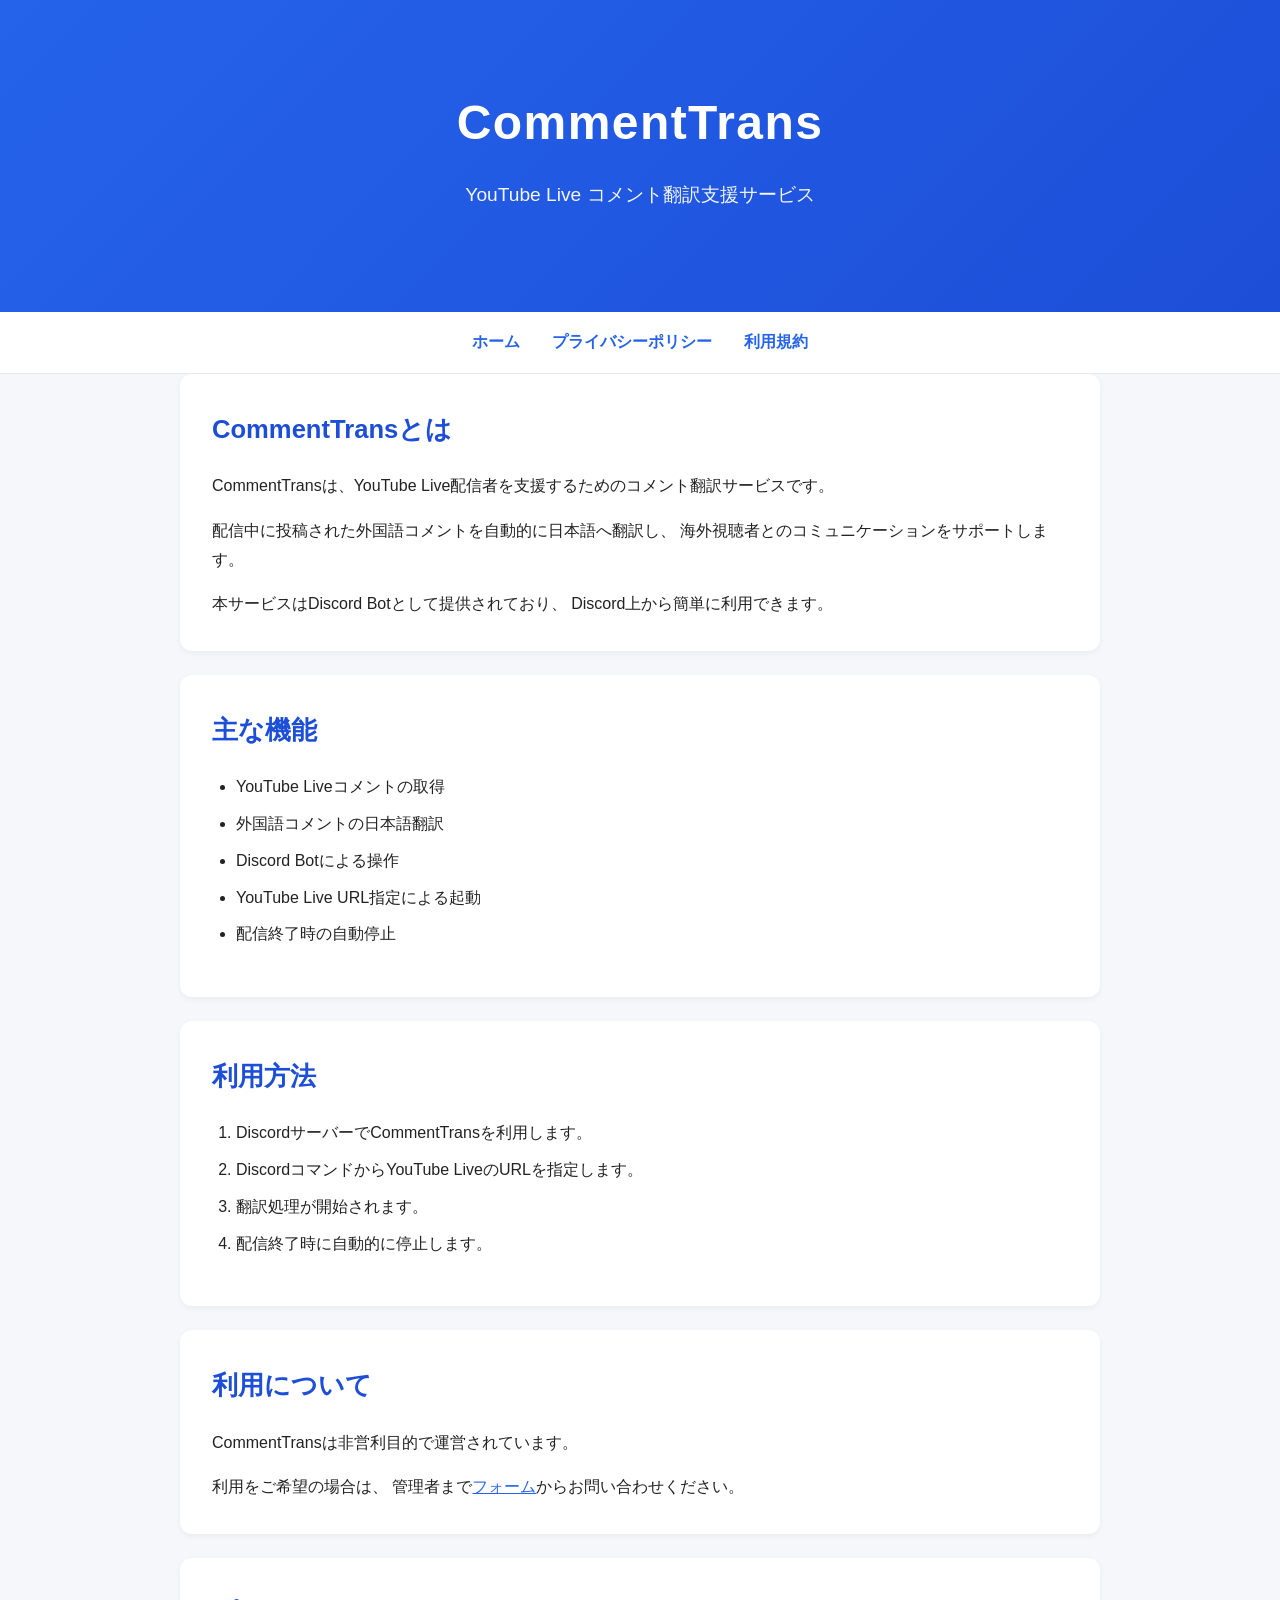
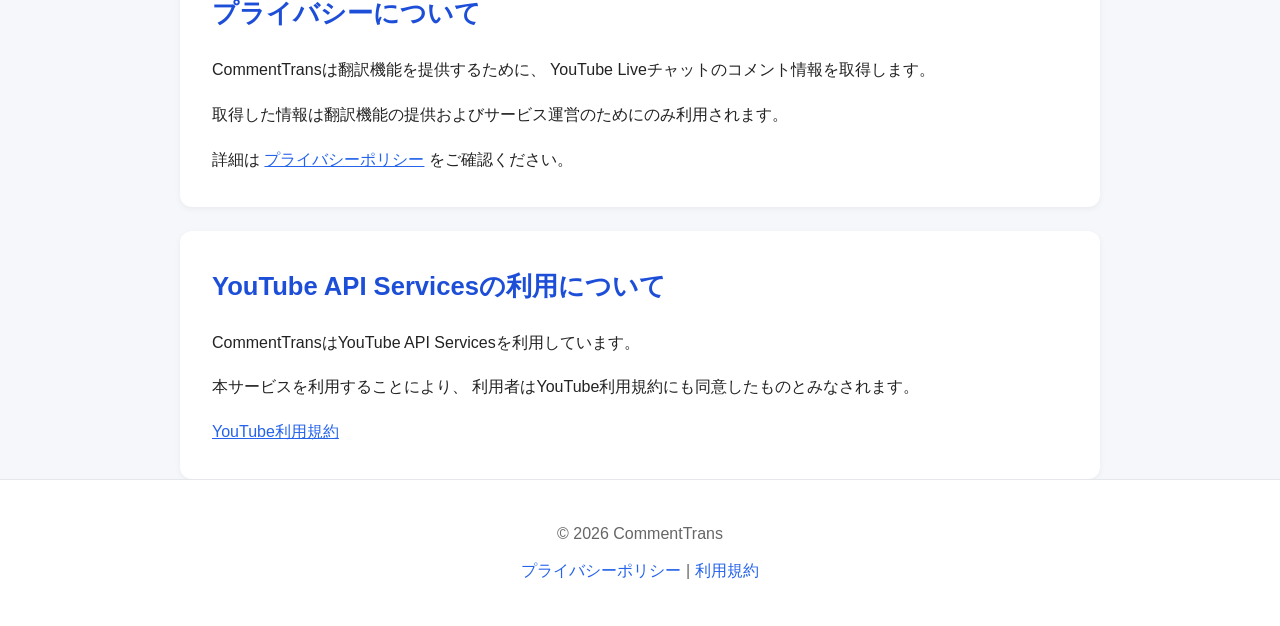
<file: index.html>
<!DOCTYPE html>
<html lang="ja">
<head>
    <meta charset="UTF-8">
    <meta name="viewport" content="width=device-width, initial-scale=1.0">

    <title>CommentTrans | YouTube Live コメント翻訳支援サービス</title>

    <meta name="description"
          content="CommentTransはYouTube Live配信中の外国語コメントを日本語へ翻訳する非営利サービスです。Discord Botを通じて利用できます。">

    <meta name="keywords"
          content="YouTube Live, コメント翻訳, Discord Bot, 配信支援, CommentTrans">

    <meta name="author"
          content="CommentTrans">

    <meta name="robots"
          content="index,follow">

    <link rel="canonical"
          href="https://YOUR_GITHUB_PAGES_URL/">

    <!-- Open Graph -->
    <meta property="og:type" content="website">
    <meta property="og:site_name" content="CommentTrans">
    <meta property="og:title" content="CommentTrans">
    <meta property="og:description"
          content="YouTube Liveの外国語コメントを日本語へ翻訳する非営利サービス">
    <meta property="og:url"
          content="https://text89.github.io/comment-trans/">
    <meta property="og:image"
          content="https://text89.github.io/comment-trans/og-image.png">

    <!-- Twitter Card -->
    <meta name="twitter:card" content="summary_large_image">
    <meta name="twitter:title" content="CommentTrans">
    <meta name="twitter:description"
          content="YouTube Liveの外国語コメントを日本語へ翻訳する非営利サービス">
    <meta name="twitter:image"
          content="https://text89.github.io/comment-trans/og-image.png">

    <link rel="icon" href="favicon.ico">
    <link rel="stylesheet" href="style.css">

    <script type="application/ld+json">
    {
        "@context":"https://schema.org",
        "@type":"SoftwareApplication",
        "name":"CommentTrans",
        "applicationCategory":"CommunicationApplication",
        "operatingSystem":"Web",
        "description":"YouTube Live配信中の外国語コメントを日本語へ翻訳するサービス",
        "url":"https://YOUR_GITHUB_PAGES_URL/"
    }
    </script>
</head>

<body>

<header class="hero">
    <div class="container">
        <h1>CommentTrans</h1>
        <p class="subtitle">
            YouTube Live コメント翻訳支援サービス
        </p>
    </div>
</header>

<nav>
    <div class="container">
        <a href="index.html">ホーム</a>
        <a href="privacy.html">プライバシーポリシー</a>
        <a href="terms.html">利用規約</a>
    </div>
</nav>

<main class="container">

    <section>
        <h2>CommentTransとは</h2>

        <p>
            CommentTransは、YouTube Live配信者を支援するためのコメント翻訳サービスです。
        </p>

        <p>
            配信中に投稿された外国語コメントを自動的に日本語へ翻訳し、
            海外視聴者とのコミュニケーションをサポートします。
        </p>

        <p>
            本サービスはDiscord Botとして提供されており、
            Discord上から簡単に利用できます。
        </p>
    </section>

    <section>
        <h2>主な機能</h2>

        <ul>
            <li>YouTube Liveコメントの取得</li>
            <li>外国語コメントの日本語翻訳</li>
            <li>Discord Botによる操作</li>
            <li>YouTube Live URL指定による起動</li>
            <li>配信終了時の自動停止</li>
        </ul>
    </section>

    <section>
        <h2>利用方法</h2>

        <ol>
            <li>DiscordサーバーでCommentTransを利用します。</li>
            <li>DiscordコマンドからYouTube LiveのURLを指定します。</li>
            <li>翻訳処理が開始されます。</li>
            <li>配信終了時に自動的に停止します。</li>
        </ol>
    </section>

    <section>
        <h2>利用について</h2>

        <p>
            CommentTransは非営利目的で運営されています。
        </p>

        <p>
            利用をご希望の場合は、
            管理者まで<a href="https://forms.gle/4VNZxiJAEoxdsnjQ9">フォーム</a>からお問い合わせください。
        </p>

    </section>

    <section>
        <h2>プライバシーについて</h2>

        <p>
            CommentTransは翻訳機能を提供するために、
            YouTube Liveチャットのコメント情報を取得します。
        </p>

        <p>
            取得した情報は翻訳機能の提供およびサービス運営のためにのみ利用されます。
        </p>

        <p>
            詳細は
            <a href="privacy.html">プライバシーポリシー</a>
            をご確認ください。
        </p>
    </section>

    <section>
        <h2>YouTube API Servicesの利用について</h2>

        <p>
            CommentTransはYouTube API Servicesを利用しています。
        </p>

        <p>
            本サービスを利用することにより、
            利用者はYouTube利用規約にも同意したものとみなされます。
        </p>

        <p>
            <a href="https://www.youtube.com/t/terms"
               target="_blank"
               rel="noopener noreferrer">
                YouTube利用規約
            </a>
        </p>
    </section>

</main>

<footer>
    <div class="container">
        <p>© 2026 CommentTrans</p>

        <p>
            <a href="privacy.html">プライバシーポリシー</a>
            |
            <a href="terms.html">利用規約</a>
        </p>
    </div>
</footer>

</body>
</html>
</file>
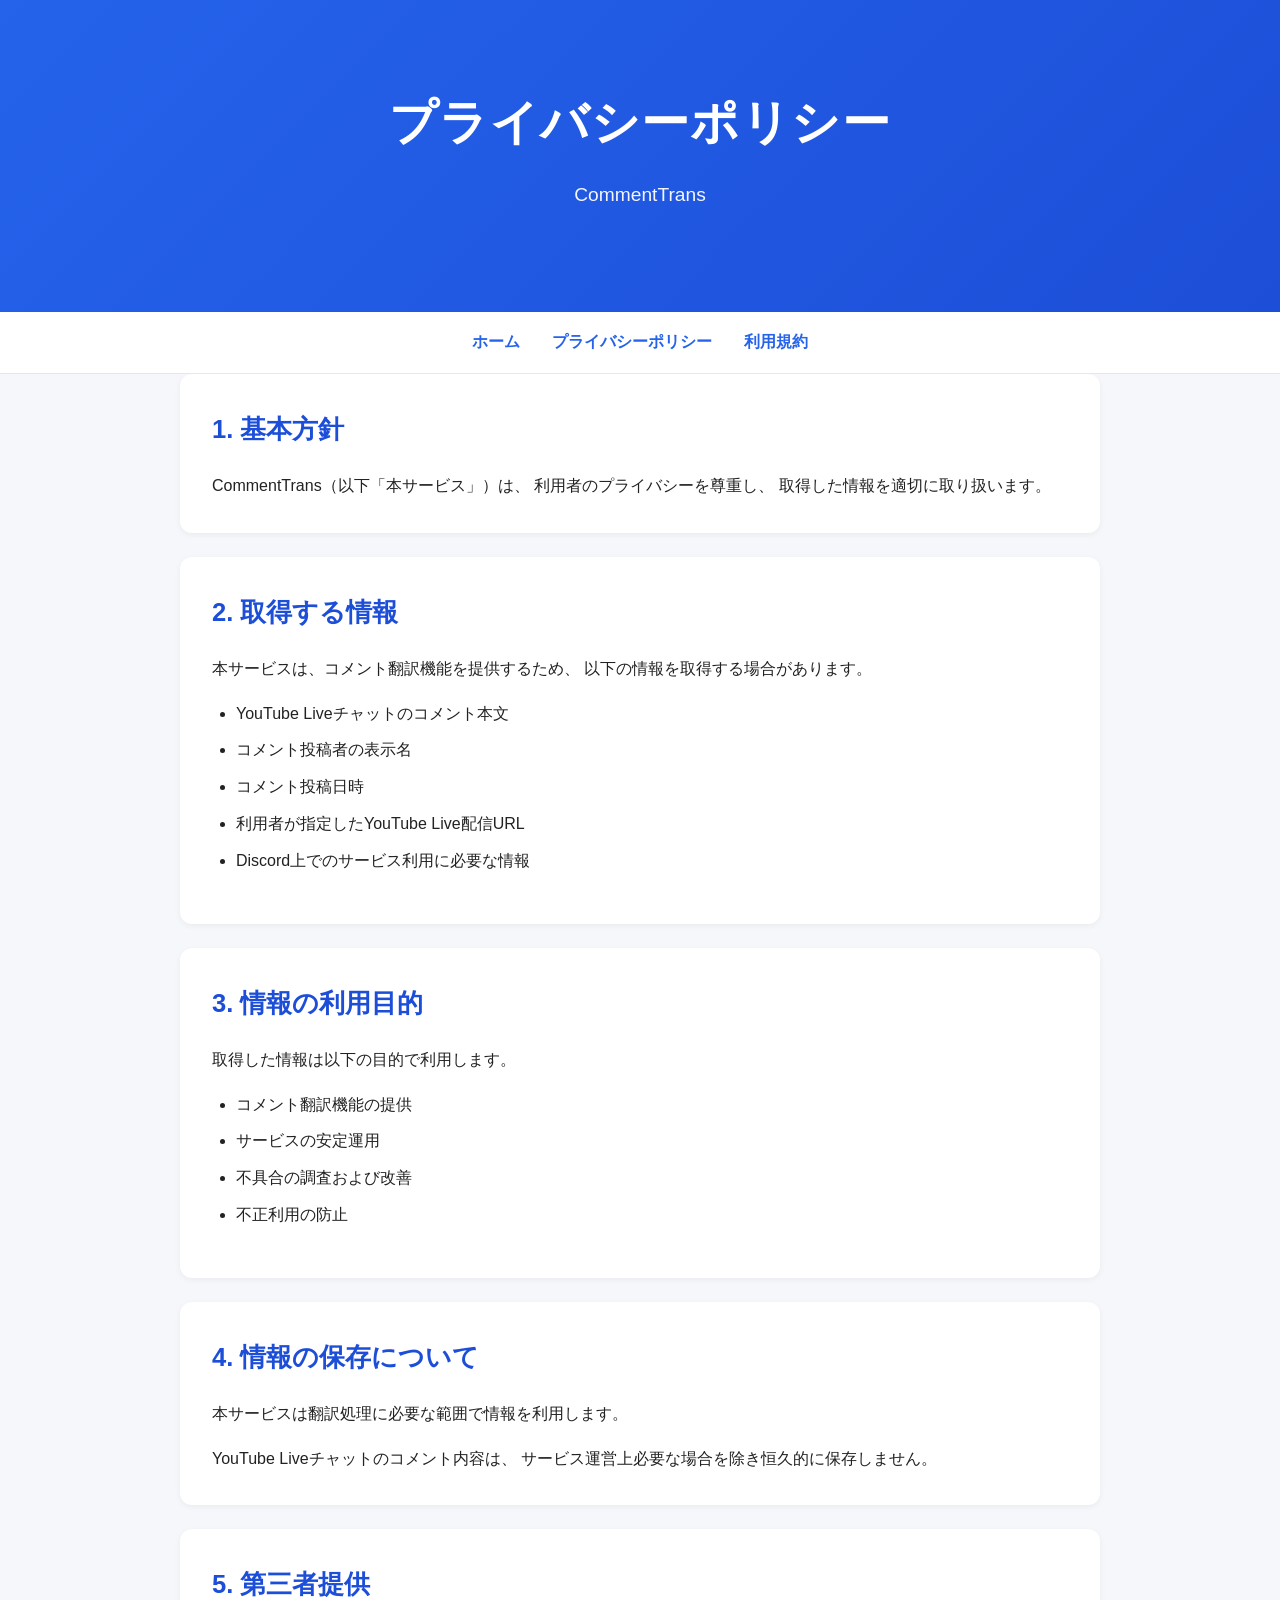
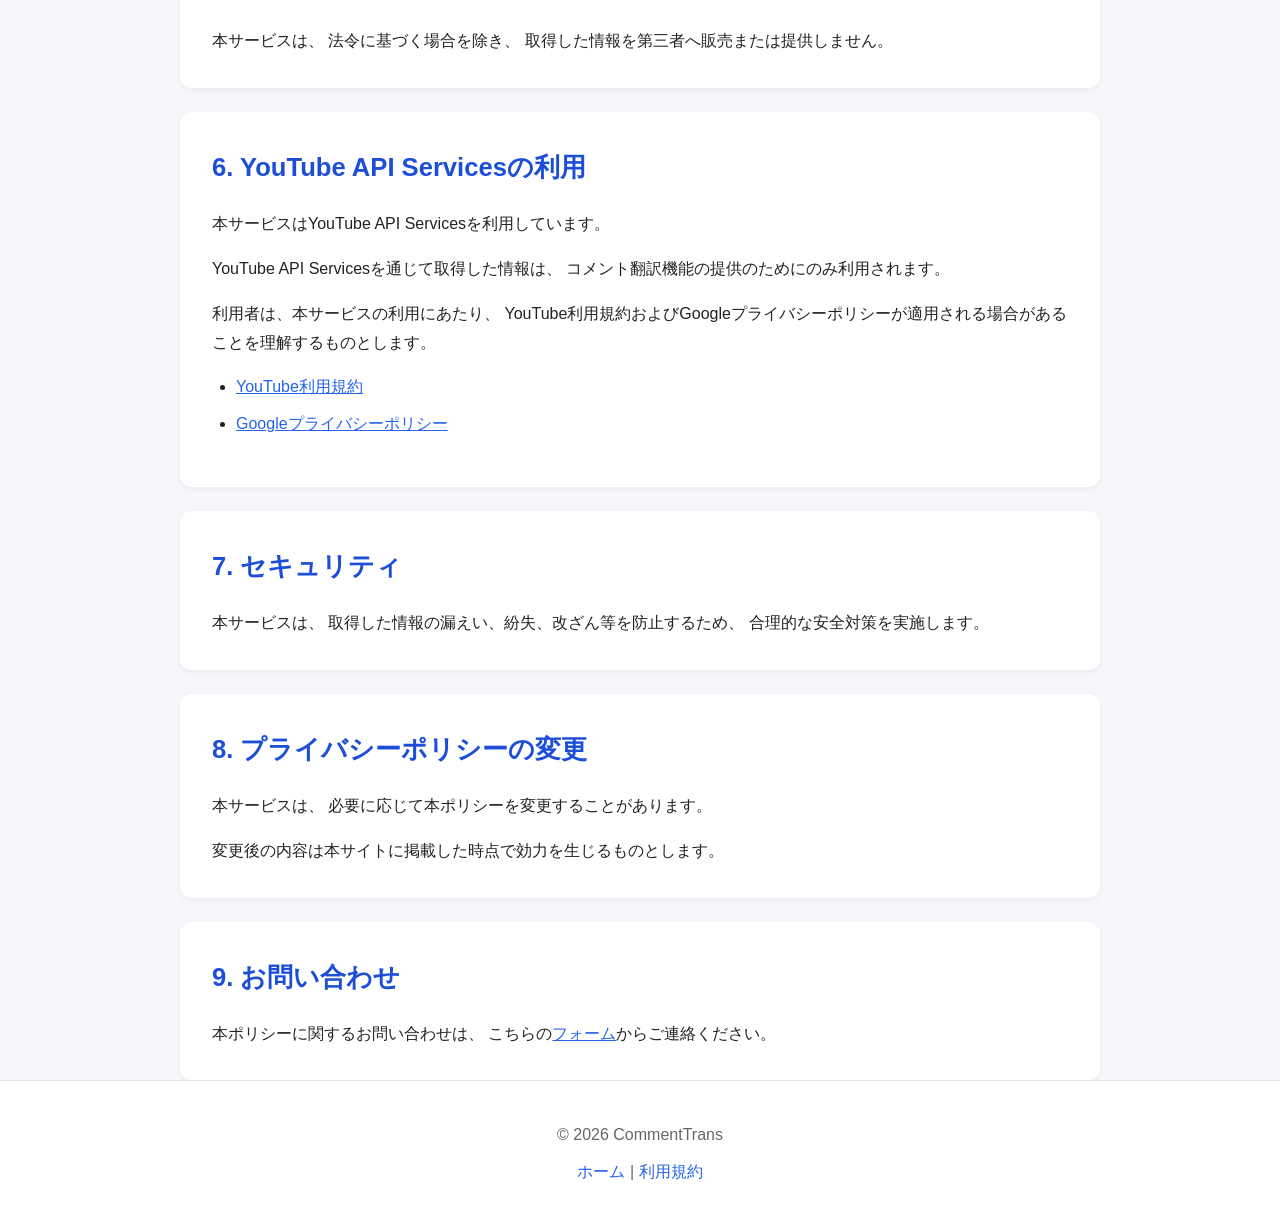
<file: privacy.html>
<!DOCTYPE html>
<html lang="ja">
<head>
    <meta charset="UTF-8">
    <meta name="viewport" content="width=device-width, initial-scale=1.0">

    <title>プライバシーポリシー | CommentTrans</title>

    <meta name="description"
          content="CommentTransのプライバシーポリシーです。取得する情報、利用目的、お問い合わせ方法について説明しています。">

    <meta name="keywords"
          content="CommentTrans, プライバシーポリシー, YouTube API, Discord Bot">

    <meta name="author"
          content="CommentTrans">

    <meta name="robots"
          content="index,follow">

    <link rel="canonical"
          href="https://text89.github.io/comment-trans/privacy.html">

    <!-- Open Graph -->
    <meta property="og:type" content="website">
    <meta property="og:site_name" content="CommentTrans">
    <meta property="og:title" content="プライバシーポリシー | CommentTrans">
    <meta property="og:description"
          content="CommentTransのプライバシーポリシー">
    <meta property="og:url"
          content="https://text89.github.io/comment-trans/privacy.html">
    <meta property="og:image"
          content="https://text89.github.io/comment-trans/og-image.png">

    <!-- Twitter Card -->
    <meta name="twitter:card" content="summary_large_image">
    <meta name="twitter:title" content="プライバシーポリシー | CommentTrans">
    <meta name="twitter:description"
          content="CommentTransのプライバシーポリシー">
    <meta name="twitter:image"
          content="https://text89.github.io/comment-trans/og-image.png">

    <link rel="icon" href="favicon.ico">
    <link rel="stylesheet" href="style.css">
</head>

<body>

<header class="hero">
    <div class="container">
        <h1>プライバシーポリシー</h1>
        <p class="subtitle">
            CommentTrans
        </p>
    </div>
</header>

<nav>
    <div class="container">
        <a href="index.html">ホーム</a>
        <a href="privacy.html">プライバシーポリシー</a>
        <a href="terms.html">利用規約</a>
    </div>
</nav>

<main class="container">

    <section>
        <h2>1. 基本方針</h2>

        <p>
            CommentTrans（以下「本サービス」）は、
            利用者のプライバシーを尊重し、
            取得した情報を適切に取り扱います。
        </p>
    </section>

    <section>
        <h2>2. 取得する情報</h2>

        <p>
            本サービスは、コメント翻訳機能を提供するため、
            以下の情報を取得する場合があります。
        </p>

        <ul>
            <li>YouTube Liveチャットのコメント本文</li>
            <li>コメント投稿者の表示名</li>
            <li>コメント投稿日時</li>
            <li>利用者が指定したYouTube Live配信URL</li>
            <li>Discord上でのサービス利用に必要な情報</li>
        </ul>
    </section>

    <section>
        <h2>3. 情報の利用目的</h2>

        <p>
            取得した情報は以下の目的で利用します。
        </p>

        <ul>
            <li>コメント翻訳機能の提供</li>
            <li>サービスの安定運用</li>
            <li>不具合の調査および改善</li>
            <li>不正利用の防止</li>
        </ul>
    </section>

    <section>
        <h2>4. 情報の保存について</h2>

        <p>
            本サービスは翻訳処理に必要な範囲で情報を利用します。
        </p>

        <p>
            YouTube Liveチャットのコメント内容は、
            サービス運営上必要な場合を除き恒久的に保存しません。
        </p>
    </section>

    <section>
        <h2>5. 第三者提供</h2>

        <p>
            本サービスは、
            法令に基づく場合を除き、
            取得した情報を第三者へ販売または提供しません。
        </p>
    </section>

    <section>
        <h2>6. YouTube API Servicesの利用</h2>

        <p>
            本サービスはYouTube API Servicesを利用しています。
        </p>

        <p>
            YouTube API Servicesを通じて取得した情報は、
            コメント翻訳機能の提供のためにのみ利用されます。
        </p>

        <p>
            利用者は、本サービスの利用にあたり、
            YouTube利用規約およびGoogleプライバシーポリシーが適用される場合があることを理解するものとします。
        </p>

        <ul>
            <li>
                <a href="https://www.youtube.com/t/terms"
                   target="_blank"
                   rel="noopener noreferrer">
                    YouTube利用規約
                </a>
            </li>
            <li>
                <a href="https://policies.google.com/privacy"
                   target="_blank"
                   rel="noopener noreferrer">
                    Googleプライバシーポリシー
                </a>
            </li>
        </ul>
    </section>

    <section>
        <h2>7. セキュリティ</h2>

        <p>
            本サービスは、
            取得した情報の漏えい、紛失、改ざん等を防止するため、
            合理的な安全対策を実施します。
        </p>
    </section>

    <section>
        <h2>8. プライバシーポリシーの変更</h2>

        <p>
            本サービスは、
            必要に応じて本ポリシーを変更することがあります。
        </p>

        <p>
            変更後の内容は本サイトに掲載した時点で効力を生じるものとします。
        </p>
    </section>

    <section>
        <h2>9. お問い合わせ</h2>

        <p>
            本ポリシーに関するお問い合わせは、
            こちらの<a href="https://forms.gle/NeNzHMDwJY2QLF44A">フォーム</a>からご連絡ください。
        </p>

    </section>

</main>

<footer>
    <div class="container">
        <p>© 2026 CommentTrans</p>

        <p>
            <a href="index.html">ホーム</a>
            |
            <a href="terms.html">利用規約</a>
        </p>
    </div>
</footer>

</body>
</html>
</file>
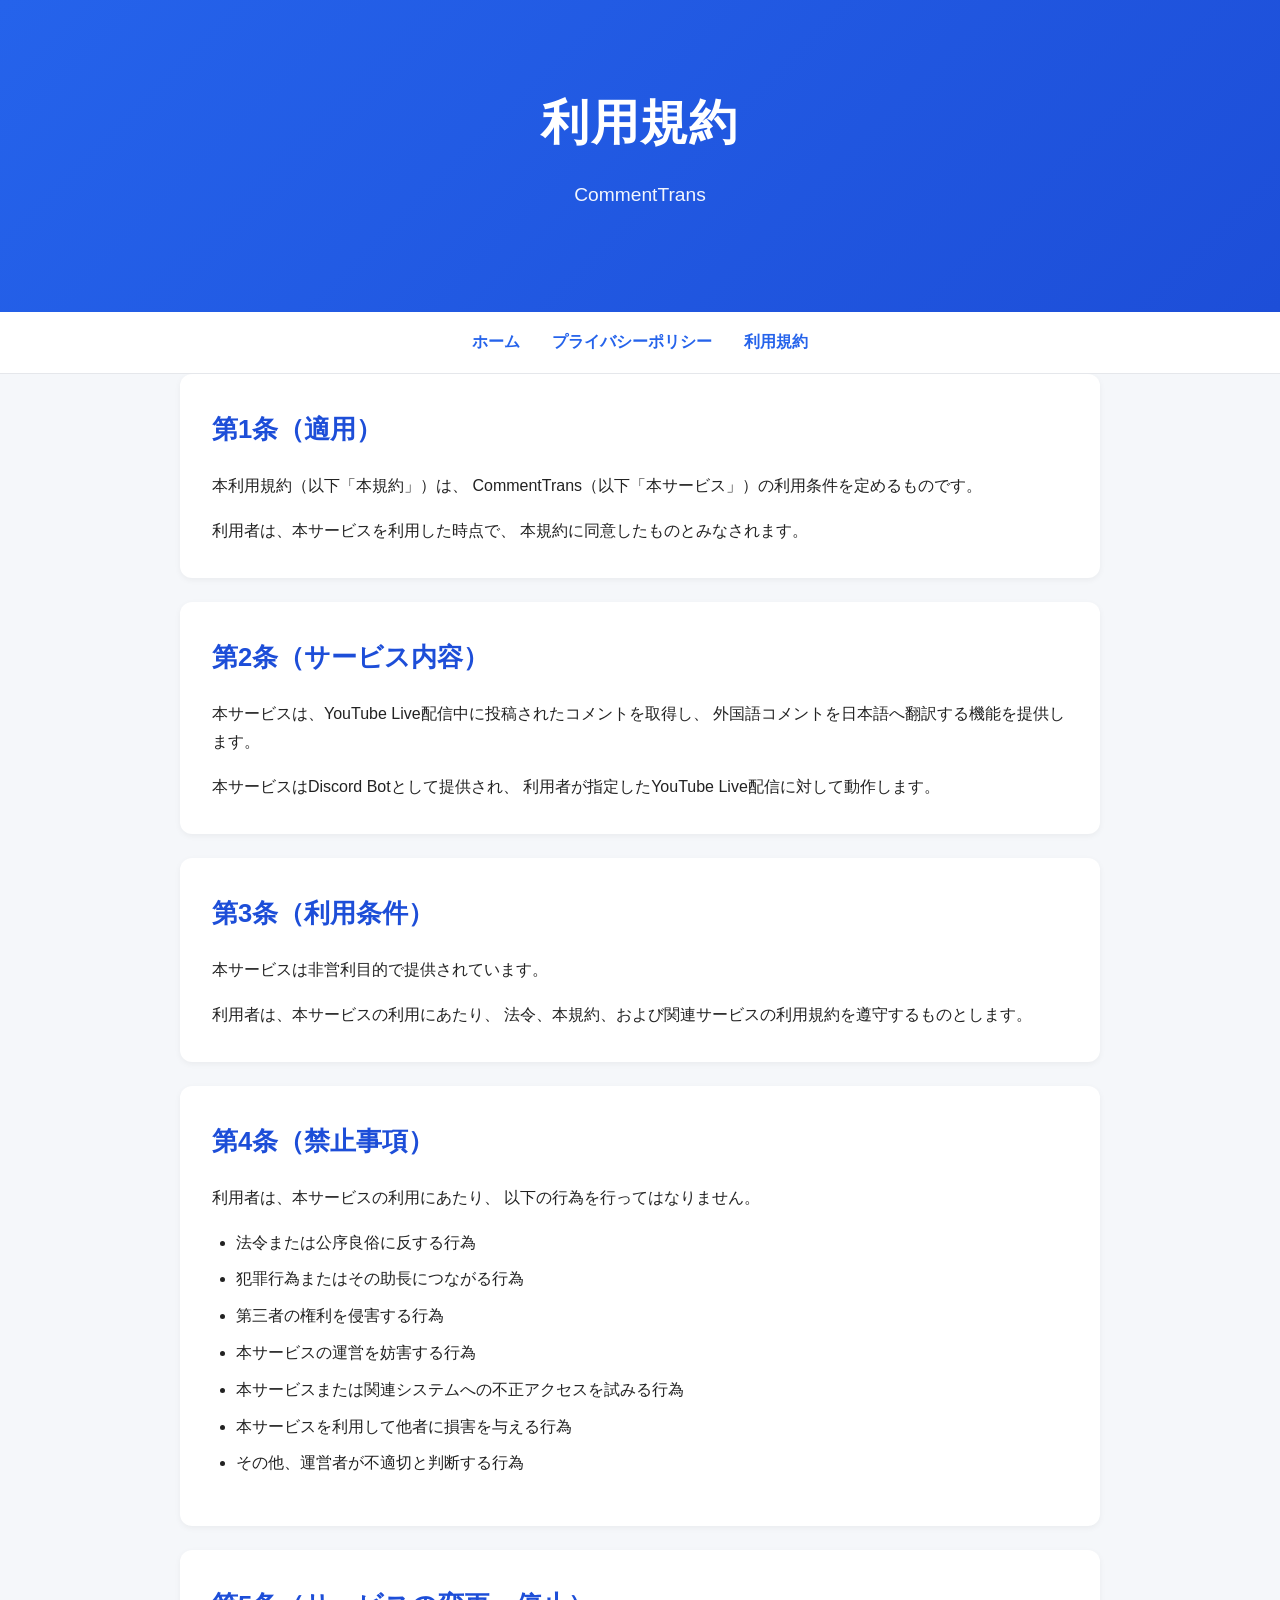
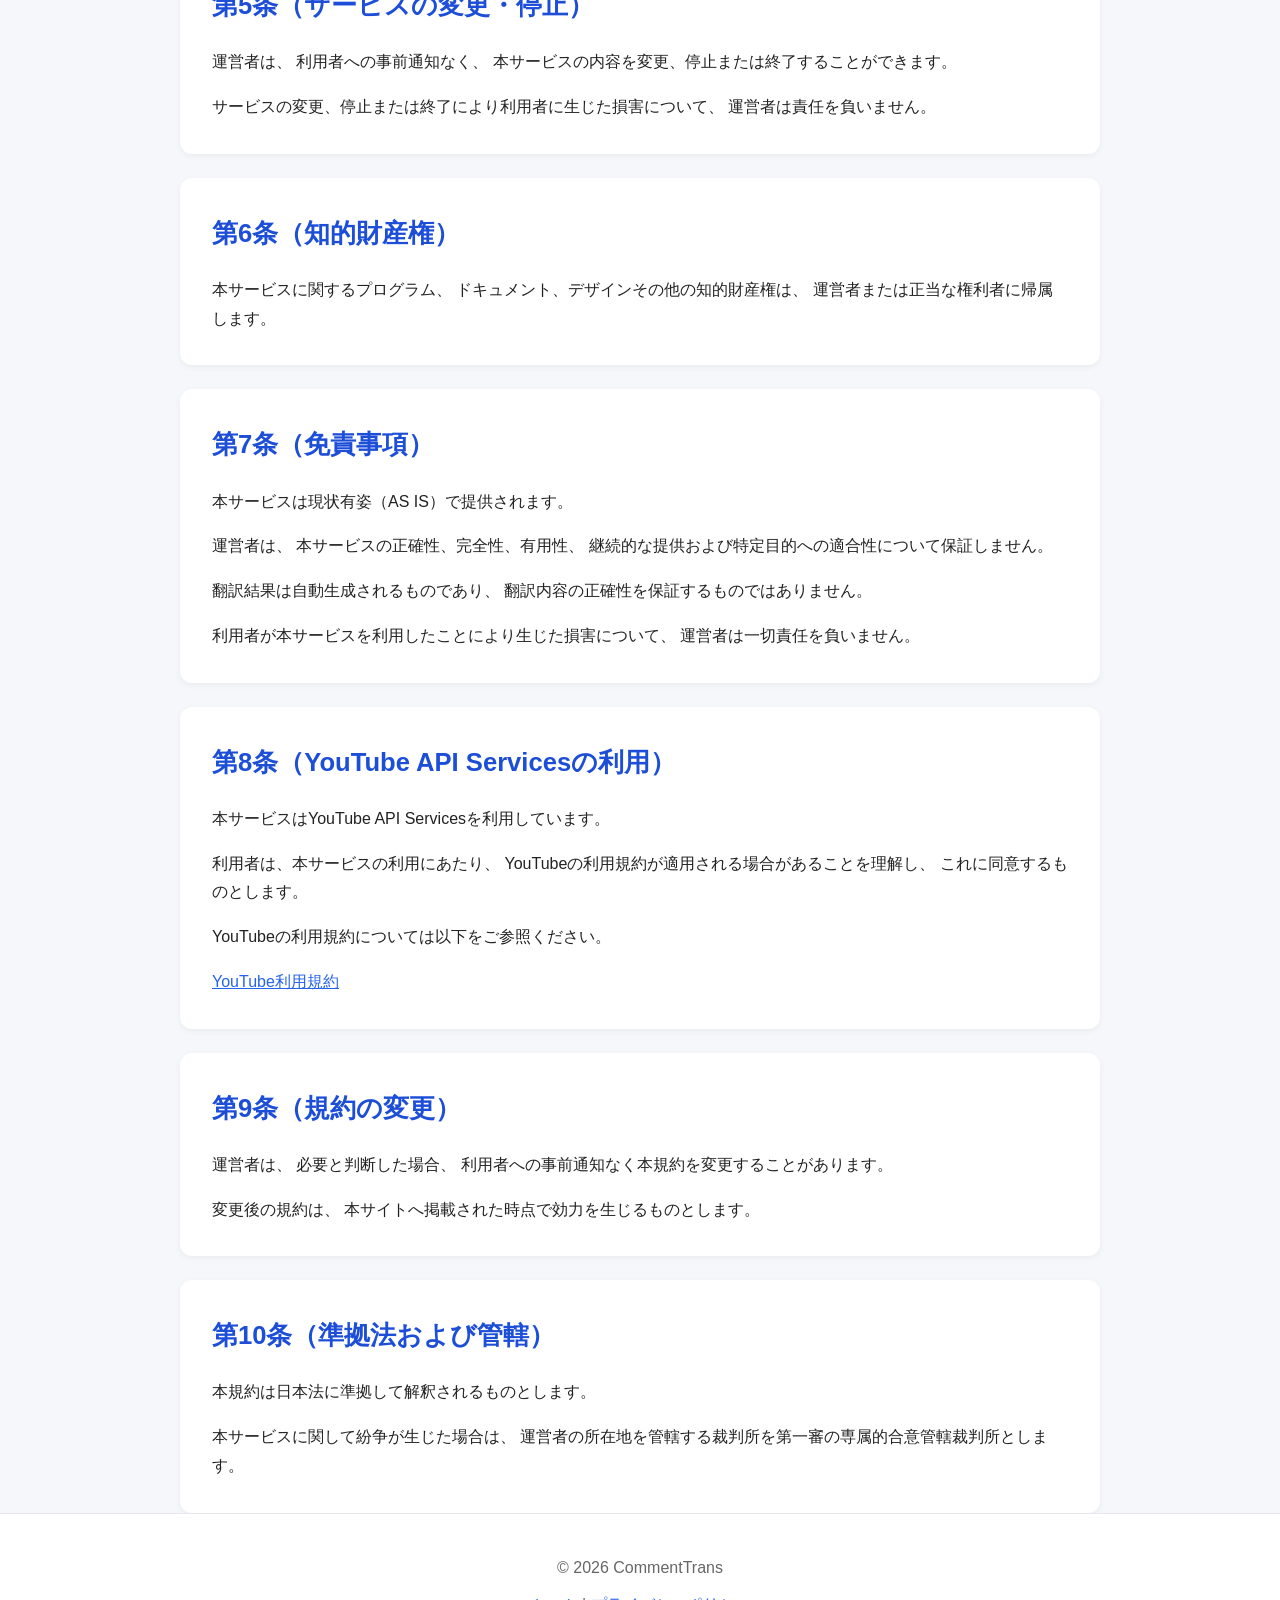
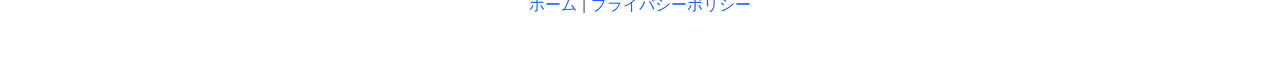
<file: terms.html>
<!DOCTYPE html>
<html lang="ja">
<head>
    <meta charset="UTF-8">
    <meta name="viewport" content="width=device-width, initial-scale=1.0">

    <title>利用規約 | CommentTrans</title>

    <meta name="description"
          content="CommentTransの利用規約です。本サービスの利用条件、禁止事項、免責事項について定めています。">

    <meta name="keywords"
          content="CommentTrans, 利用規約, YouTube API, Discord Bot">

    <meta name="author"
          content="CommentTrans">

    <meta name="robots"
          content="index,follow">

    <link rel="canonical"
          href="https://text89.github.io/comment-trans/terms.html">

    <!-- Open Graph -->
    <meta property="og:type" content="website">
    <meta property="og:site_name" content="CommentTrans">
    <meta property="og:title" content="利用規約 | CommentTrans">
    <meta property="og:description"
          content="CommentTransの利用規約">
    <meta property="og:url"
          content="https://text89.github.io/comment-trans/terms.html">
    <meta property="og:image"
          content="https://text89.github.io/comment-trans/og-image.png">

    <!-- Twitter Card -->
    <meta name="twitter:card" content="summary_large_image">
    <meta name="twitter:title" content="利用規約 | CommentTrans">
    <meta name="twitter:description"
          content="CommentTransの利用規約">
    <meta name="twitter:image"
          content="https://YOUR_GITHUB_PAGES_URL/og-image.png">

    <link rel="icon" href="favicon.ico">
    <link rel="stylesheet" href="style.css">
</head>

<body>

<header class="hero">
    <div class="container">
        <h1>利用規約</h1>
        <p class="subtitle">
            CommentTrans
        </p>
    </div>
</header>

<nav>
    <div class="container">
        <a href="index.html">ホーム</a>
        <a href="privacy.html">プライバシーポリシー</a>
        <a href="terms.html">利用規約</a>
    </div>
</nav>

<main class="container">

    <section>
        <h2>第1条（適用）</h2>

        <p>
            本利用規約（以下「本規約」）は、
            CommentTrans（以下「本サービス」）の利用条件を定めるものです。
        </p>

        <p>
            利用者は、本サービスを利用した時点で、
            本規約に同意したものとみなされます。
        </p>
    </section>

    <section>
        <h2>第2条（サービス内容）</h2>

        <p>
            本サービスは、YouTube Live配信中に投稿されたコメントを取得し、
            外国語コメントを日本語へ翻訳する機能を提供します。
        </p>

        <p>
            本サービスはDiscord Botとして提供され、
            利用者が指定したYouTube Live配信に対して動作します。
        </p>
    </section>

    <section>
        <h2>第3条（利用条件）</h2>

        <p>
            本サービスは非営利目的で提供されています。
        </p>

        <p>
            利用者は、本サービスの利用にあたり、
            法令、本規約、および関連サービスの利用規約を遵守するものとします。
        </p>
    </section>

    <section>
        <h2>第4条（禁止事項）</h2>

        <p>
            利用者は、本サービスの利用にあたり、
            以下の行為を行ってはなりません。
        </p>

        <ul>
            <li>法令または公序良俗に反する行為</li>
            <li>犯罪行為またはその助長につながる行為</li>
            <li>第三者の権利を侵害する行為</li>
            <li>本サービスの運営を妨害する行為</li>
            <li>本サービスまたは関連システムへの不正アクセスを試みる行為</li>
            <li>本サービスを利用して他者に損害を与える行為</li>
            <li>その他、運営者が不適切と判断する行為</li>
        </ul>
    </section>

    <section>
        <h2>第5条（サービスの変更・停止）</h2>

        <p>
            運営者は、
            利用者への事前通知なく、
            本サービスの内容を変更、停止または終了することができます。
        </p>

        <p>
            サービスの変更、停止または終了により利用者に生じた損害について、
            運営者は責任を負いません。
        </p>
    </section>

    <section>
        <h2>第6条（知的財産権）</h2>

        <p>
            本サービスに関するプログラム、
            ドキュメント、デザインその他の知的財産権は、
            運営者または正当な権利者に帰属します。
        </p>
    </section>

    <section>
        <h2>第7条（免責事項）</h2>

        <p>
            本サービスは現状有姿（AS IS）で提供されます。
        </p>

        <p>
            運営者は、
            本サービスの正確性、完全性、有用性、
            継続的な提供および特定目的への適合性について保証しません。
        </p>

        <p>
            翻訳結果は自動生成されるものであり、
            翻訳内容の正確性を保証するものではありません。
        </p>

        <p>
            利用者が本サービスを利用したことにより生じた損害について、
            運営者は一切責任を負いません。
        </p>
    </section>

    <section>
        <h2>第8条（YouTube API Servicesの利用）</h2>

        <p>
            本サービスはYouTube API Servicesを利用しています。
        </p>

        <p>
            利用者は、本サービスの利用にあたり、
            YouTubeの利用規約が適用される場合があることを理解し、
            これに同意するものとします。
        </p>

        <p>
            YouTubeの利用規約については以下をご参照ください。
        </p>

        <p>
            <a href="https://www.youtube.com/t/terms"
               target="_blank"
               rel="noopener noreferrer">
                YouTube利用規約
            </a>
        </p>
    </section>

    <section>
        <h2>第9条（規約の変更）</h2>

        <p>
            運営者は、
            必要と判断した場合、
            利用者への事前通知なく本規約を変更することがあります。
        </p>

        <p>
            変更後の規約は、
            本サイトへ掲載された時点で効力を生じるものとします。
        </p>
    </section>

    <section>
        <h2>第10条（準拠法および管轄）</h2>

        <p>
            本規約は日本法に準拠して解釈されるものとします。
        </p>

        <p>
            本サービスに関して紛争が生じた場合は、
            運営者の所在地を管轄する裁判所を第一審の専属的合意管轄裁判所とします。
        </p>
    </section>

</main>

<footer>
    <div class="container">
        <p>© 2026 CommentTrans</p>

        <p>
            <a href="index.html">ホーム</a>
            |
            <a href="privacy.html">プライバシーポリシー</a>
        </p>
    </div>
</footer>

</body>
</html>
</file>
<file: style.css>
/* ==========================================
   CommentTrans - Common Stylesheet
   ========================================== */

:root {
    --primary-color: #2563eb;
    --primary-dark: #1d4ed8;

    --background-color: #f5f7fa;
    --surface-color: #ffffff;

    --text-color: #222222;
    --text-muted: #666666;

    --border-color: #e5e7eb;

    --shadow:
        0 2px 6px rgba(0, 0, 0, 0.05);

    --container-width: 960px;
}

/* ==========================================
   Reset
   ========================================== */

*,
*::before,
*::after {
    box-sizing: border-box;
}

html {
    scroll-behavior: smooth;
}

body {
    margin: 0;
    padding: 0;

    font-family:
        "Hiragino Sans",
        "Yu Gothic",
        "Meiryo",
        sans-serif;

    font-size: 16px;
    line-height: 1.8;

    color: var(--text-color);
    background-color: var(--background-color);
}

/* ==========================================
   Layout
   ========================================== */

.container {
    width: 100%;
    max-width: var(--container-width);

    margin: 0 auto;
    padding: 0 20px;
}

/* ==========================================
   Header
   ========================================== */

.hero {
    background:
        linear-gradient(
            135deg,
            var(--primary-color),
            var(--primary-dark)
        );

    color: #ffffff;

    text-align: center;

    padding: 80px 20px;
}

.hero h1 {
    margin: 0;

    font-size: 3rem;
    font-weight: 700;
    letter-spacing: 0.03em;
}

.subtitle {
    margin-top: 12px;

    font-size: 1.2rem;
    opacity: 0.95;
}

/* ==========================================
   Navigation
   ========================================== */

nav {
    background-color: var(--surface-color);

    border-bottom: 1px solid var(--border-color);

    position: sticky;
    top: 0;
    z-index: 100;
}

nav .container {
    display: flex;
    justify-content: center;
    align-items: center;
    gap: 32px;

    padding-top: 16px;
    padding-bottom: 16px;
}

nav a {
    text-decoration: none;

    color: var(--primary-color);

    font-weight: 600;

    transition:
        color 0.2s ease,
        opacity 0.2s ease;
}

nav a:hover {
    opacity: 0.75;
}

nav a:focus-visible {
    outline: 2px solid var(--primary-color);
    outline-offset: 4px;
}

/* ==========================================
   Main
   ========================================== */

main {
    padding-top: 40px;
    padding-bottom: 60px;
}

/* ==========================================
   Sections
   ========================================== */

section {
    background-color: var(--surface-color);

    border-radius: 12px;

    padding: 32px;

    margin-bottom: 24px;

    box-shadow: var(--shadow);
}

section:last-child {
    margin-bottom: 0;
}

section h2 {
    margin-top: 0;
    margin-bottom: 20px;

    color: var(--primary-dark);

    font-size: 1.6rem;
}

section p {
    margin-top: 0;
    margin-bottom: 16px;
}

section p:last-child {
    margin-bottom: 0;
}

/* ==========================================
   Lists
   ========================================== */

ul,
ol {
    padding-left: 24px;
}

li {
    margin-bottom: 8px;
}

/* ==========================================
   Links
   ========================================== */

a {
    color: var(--primary-color);
}

a:hover {
    text-decoration: underline;
}

/* ==========================================
   Contact
   ========================================== */

.contact {
    margin-top: 20px;
}

.contact a {
    font-weight: 600;
    font-size: 1.05rem;
}

/* ==========================================
   Tables
   ========================================== */

table {
    width: 100%;
    border-collapse: collapse;
}

th,
td {
    padding: 12px;
    border: 1px solid var(--border-color);
    text-align: left;
}

th {
    background-color: #eff6ff;
}

/* ==========================================
   Code
   ========================================== */

code {
    background-color: #eef2ff;

    padding: 2px 6px;

    border-radius: 4px;

    font-family:
        Consolas,
        Monaco,
        monospace;
}

pre {
    overflow-x: auto;

    padding: 16px;

    border-radius: 8px;

    background-color: #111827;

    color: #f9fafb;
}

/* ==========================================
   Footer
   ========================================== */

footer {
    background-color: var(--surface-color);

    border-top: 1px solid var(--border-color);

    text-align: center;

    padding: 32px 20px;

    color: var(--text-muted);
}

footer p {
    margin: 8px 0;
}

footer a {
    text-decoration: none;
}

footer a:hover {
    text-decoration: underline;
}

/* ==========================================
   Responsive
   ========================================== */

@media (max-width: 768px) {

    .hero {
        padding: 60px 20px;
    }

    .hero h1 {
        font-size: 2.2rem;
    }

    .subtitle {
        font-size: 1rem;
    }

    nav .container {
        flex-wrap: wrap;
        gap: 16px;
    }

    section {
        padding: 24px;
    }

    section h2 {
        font-size: 1.3rem;
    }
}

/* ==========================================
   Dark Mode
   ========================================== */

@media (prefers-color-scheme: dark) {

    :root {
        --background-color: #111827;
        --surface-color: #1f2937;

        --text-color: #f3f4f6;
        --text-muted: #d1d5db;

        --border-color: #374151;

        --shadow: none;
    }

    section h2 {
        color: #60a5fa;
    }

    nav a,
    a {
        color: #60a5fa;
    }

    th {
        background-color: #1e3a8a;
    }

    code {
        background-color: #374151;
    }
}
</file>
